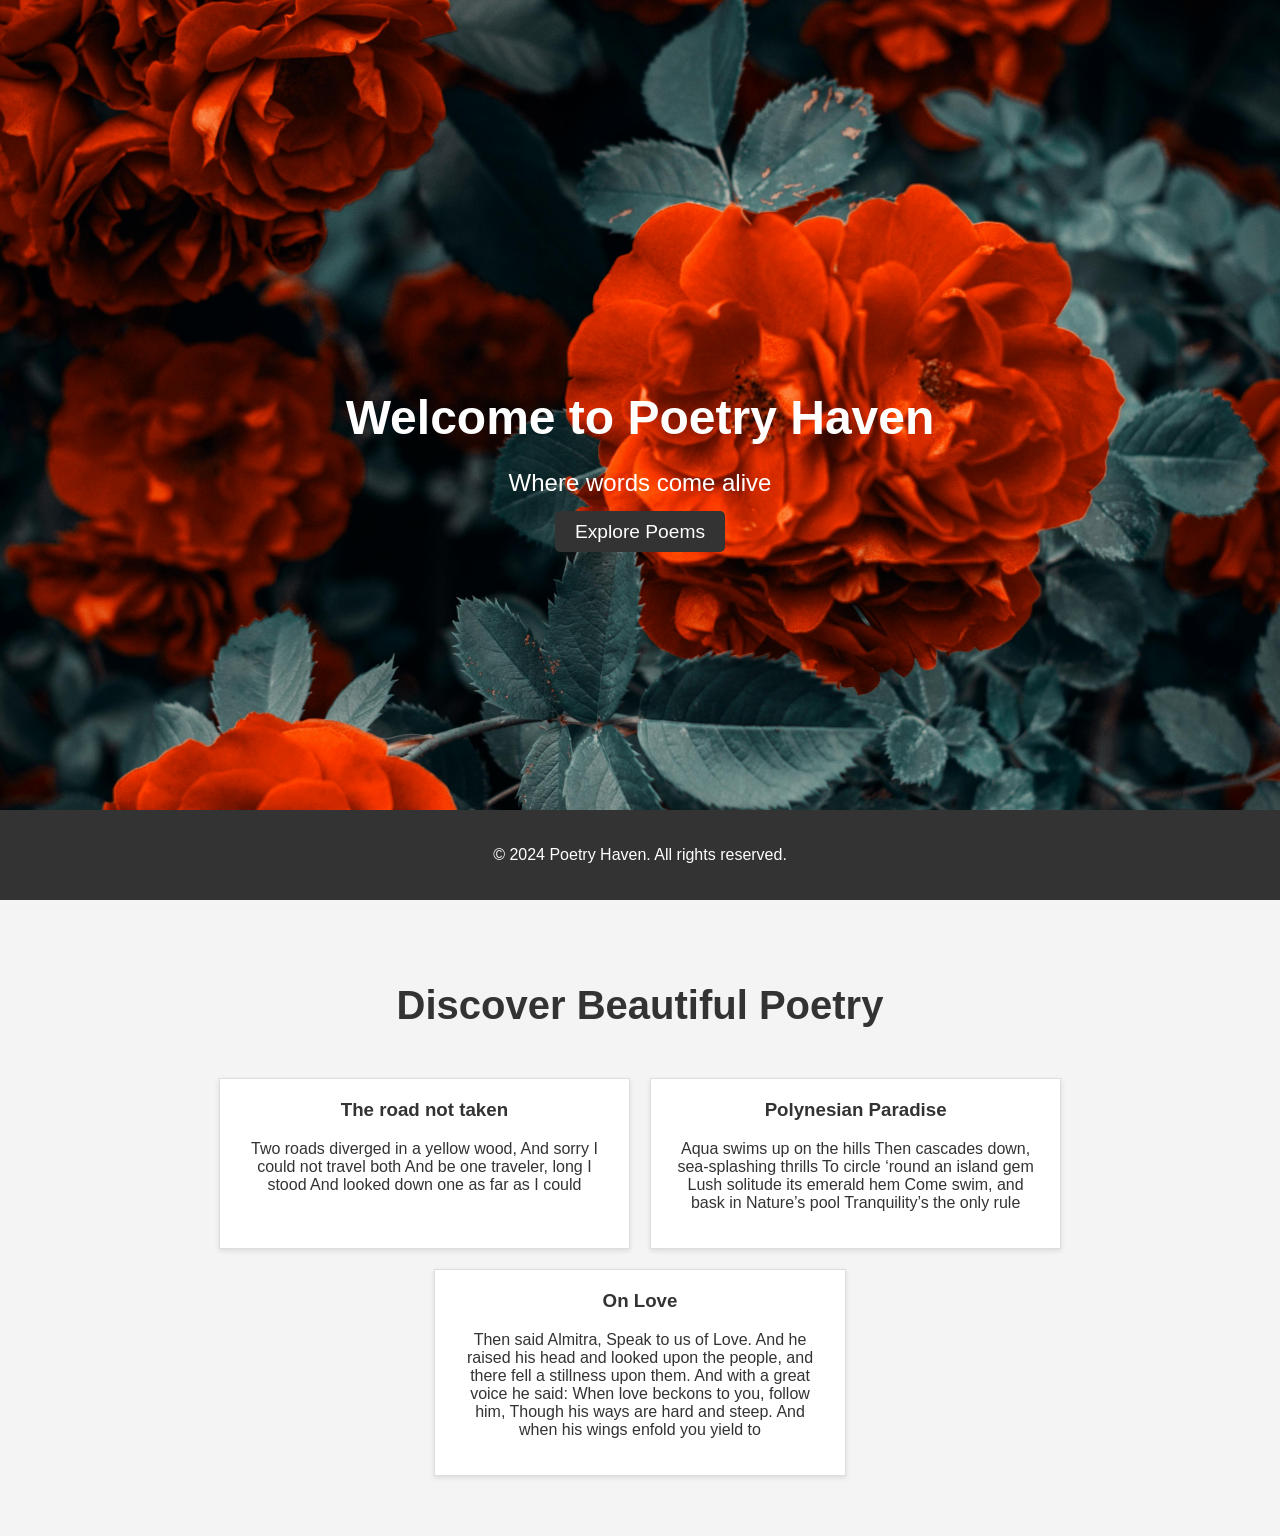
<file: Landing Page/index.html>
<!DOCTYPE html>
<html lang="en">
  <head>
    <meta charset="UTF-8" />
    <meta name="viewport" content="width=device-width, initial-scale=1.0" />
    <title>Poetry Haven</title>
    <link rel="stylesheet" href="style.css" />
  </head>
  <body>
    <header class="hero">
      <div class="hero-text">
        <h1>Welcome to Poetry Haven</h1>
        <p>Where words come alive</p>
        <a href="#explore" class="btn">Explore Poems</a>
      </div>
    </header>
    <section id="explore" class="explore-section">
      <h2>Discover Beautiful Poetry</h2>
      <div class="poems-grid">
        <div class="poem">
          <h3>The road not taken</h3>
          <p>
            Two roads diverged in a yellow wood,
And sorry I could not travel both
And be one traveler, long I stood
And looked down one as far as I could
          </p>
        </div>
        <div class="poem">
          
          <h3>  Polynesian Paradise</h3>
          <p>
            Aqua swims up on the hills
            Then cascades down, sea-splashing thrills
            To circle ‘round an island gem
            Lush solitude its emerald hem
            Come swim, and bask in Nature’s pool
            Tranquility’s the only rule
          </p>
        </div>
        <div class="poem">
          <h3>On Love</h3>
          <p>
            
                      Then said Almitra, Speak to us of Love.
                 And he raised his head and looked upon
            the people, and there fell a stillness upon
            them. And with a great voice he said:
                 When love beckons to you, follow him,
                 Though his ways are hard and steep.
                 And when his wings enfold you yield to
          </p>
        </div>
      </div>
    </section>
    <footer>
      <p>&copy; 2024 Poetry Haven. All rights reserved.</p>
    </footer>
  </body>
</html>
</file>
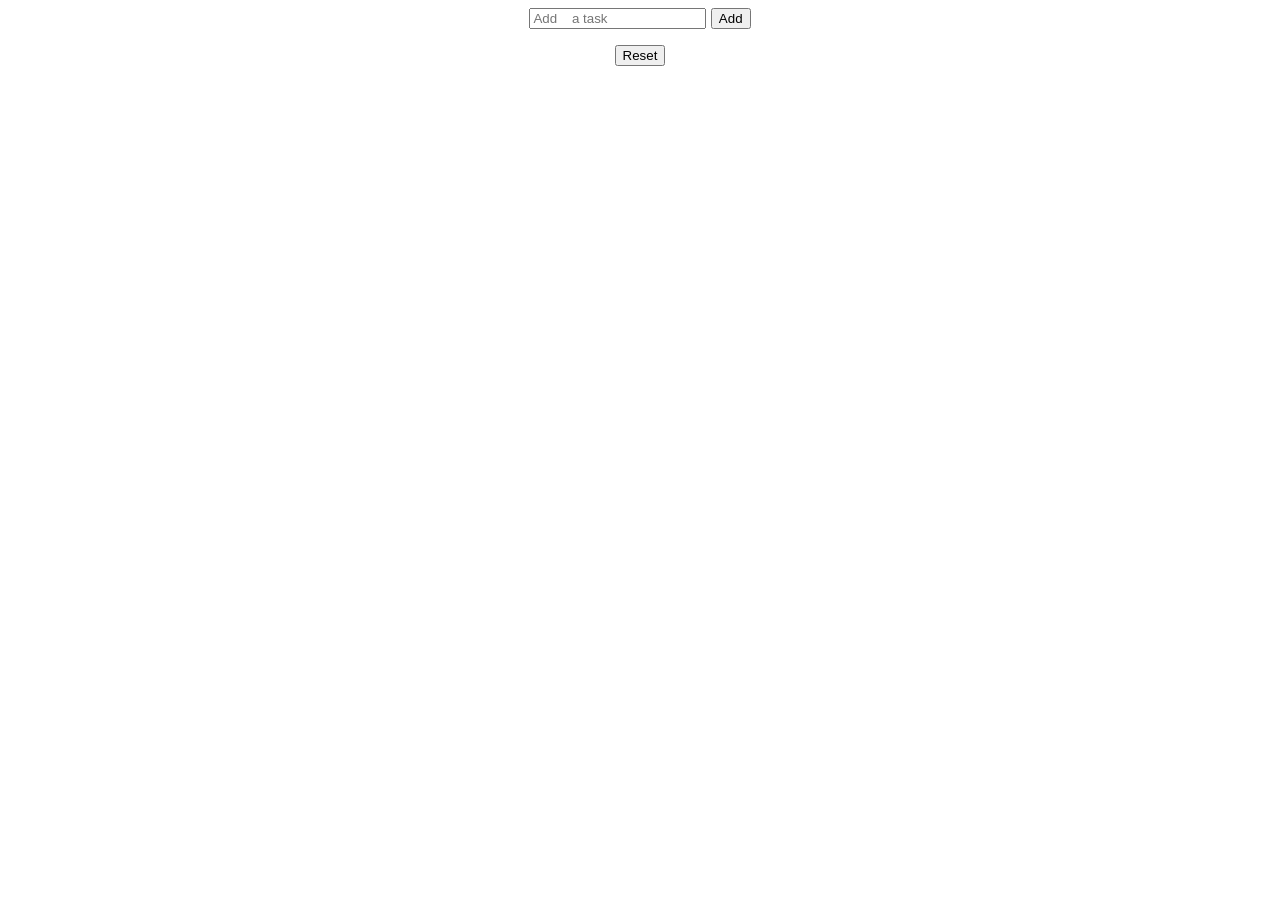
<file: TO DO List/index.html>
<!DOCTYPE html>
<html>
<head>
    <title>To-Do List</title>
    <link rel="stylesheet" href="style.css">
</head>
<body>
    <input type="text" id="taskInput" placeholder="Add    a task">
    <button onclick="addTask()">Add</button>
    <ul id="taskList"></ul>
    <script src="script.js"></script>
</body>
</html>
</file>
<file: Landing Page/style.css>
body {
    margin: 0;
    font-family: Arial, sans-serif;
    background-color: #f4f4f4;
    color: #333;
}

.hero {
    background: url('cover.jpg') no-repeat center center/cover;
    height: 100vh;
    display: flex;
    justify-content: center;
    align-items: center;
    color: #fff;
    text-align: center;
}

.hero-text h1 {
    font-size: 3em;
    margin-bottom: 0.5em;
}

.hero-text p {
    font-size: 1.5em;
    margin-bottom: 1em;
}

.btn {
    padding: 10px 20px;
    background-color: #333;
    color: #fff;
    text-decoration: none;
    border-radius: 5px;
    font-size: 1.2em;
}

.btn:hover {
    background-color: #555;
}

.explore-section {
    padding: 50px 20px;
    text-align: center;
}

.explore-section h2 {
    font-size: 2.5em;
    margin-bottom: 1em;
}

.poems-grid {
    display: flex;
    flex-wrap: wrap;
    justify-content: center;
}

.poem {
    background: #fff;
    border: 1px solid #ddd;
    padding: 20px;
    margin: 10px;
    width: calc(33% - 40px);
    box-shadow: 0 2px 5px rgba(0,0,0,0.1);
    transition: transform 0.3s;
}

.poem h3 {
    margin-top: 0;
}

.poem:hover {
    transform: scale(1.05);
}

footer {
    background-color: #333;
    color: #fff;
    text-align: center;
    padding: 20px 0;
    position: fixed;
    width: 100%;
    bottom: 0;
}
</file>
<file: TO DO List/style.css>
body {
    font-family: Arial, sans-serif;
    text-align: center;
}

ul {
    list-style: none;
    padding: 0;
}

li {
    margin: 10px;
    border: 1px solid #ccc;
    padding: 10px;
    cursor: pointer;
}

li.completed {
    text-decoration: line-through;
}
</file>
